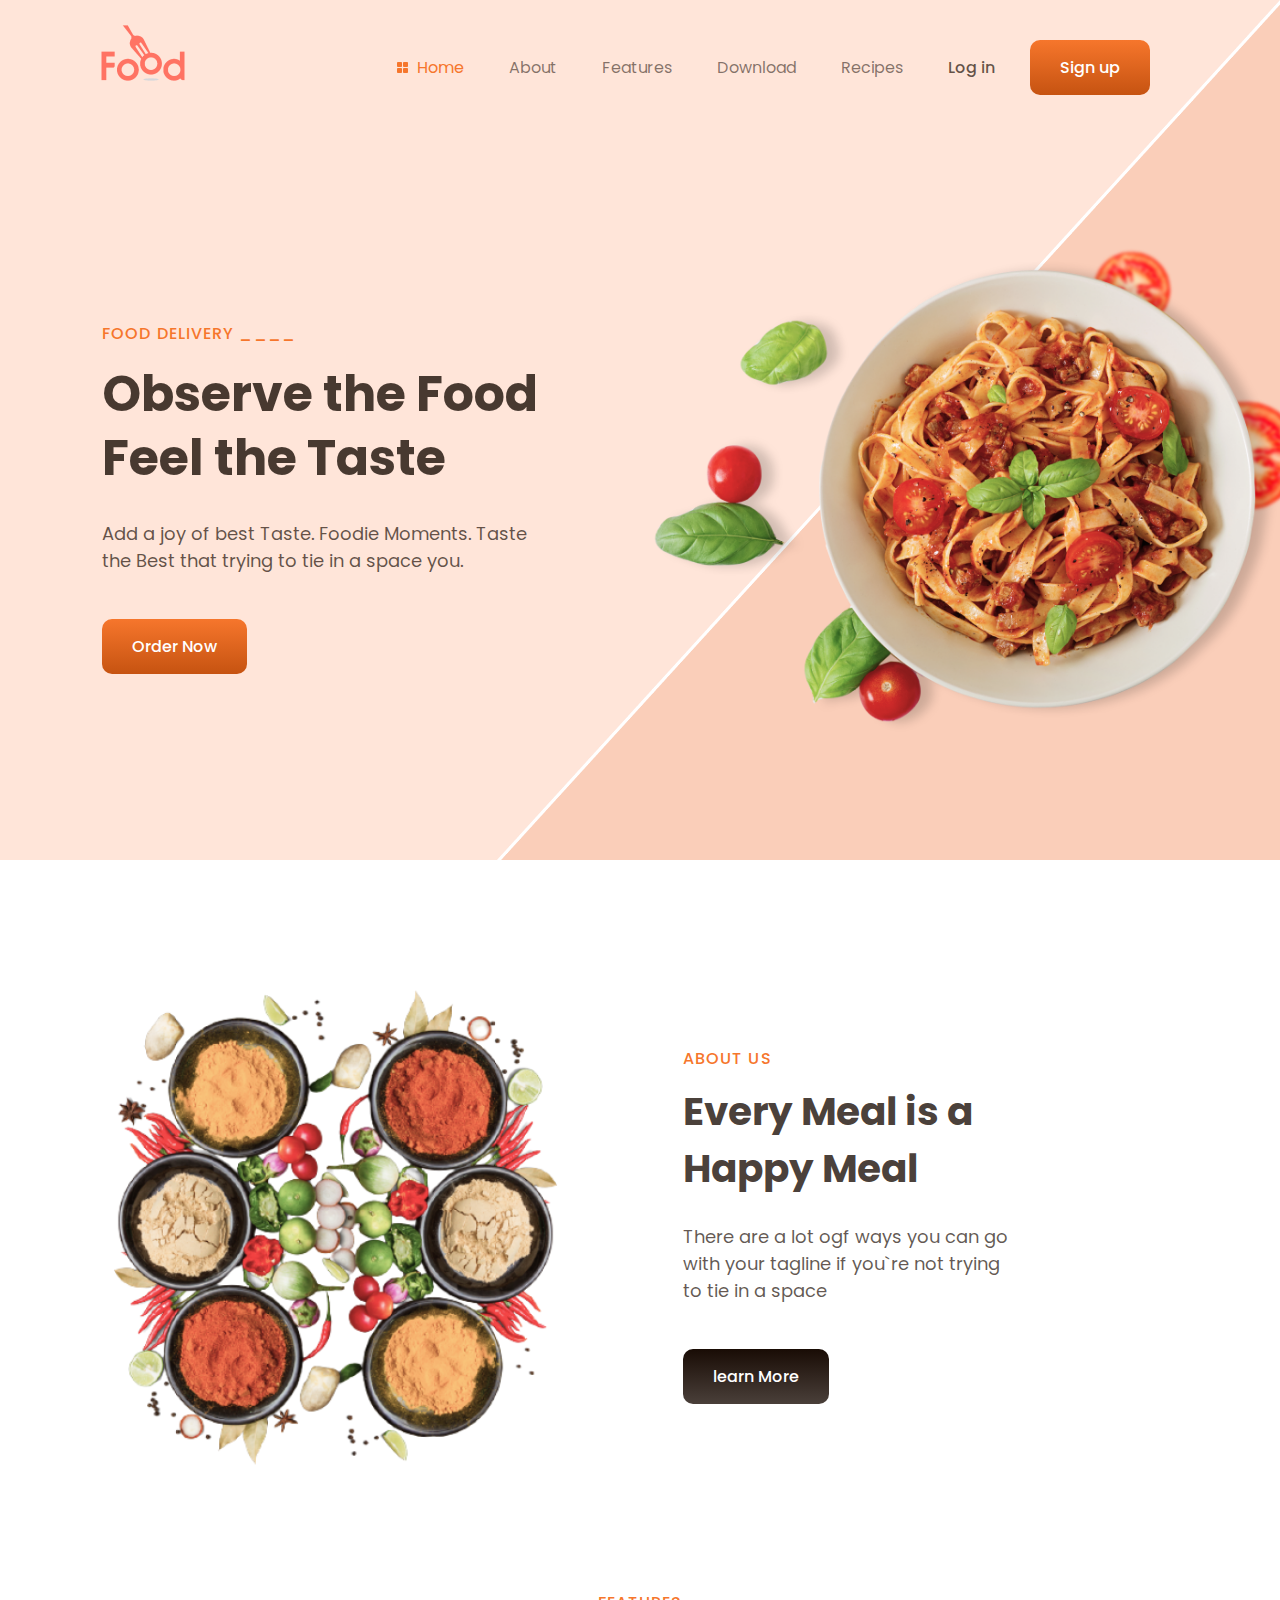
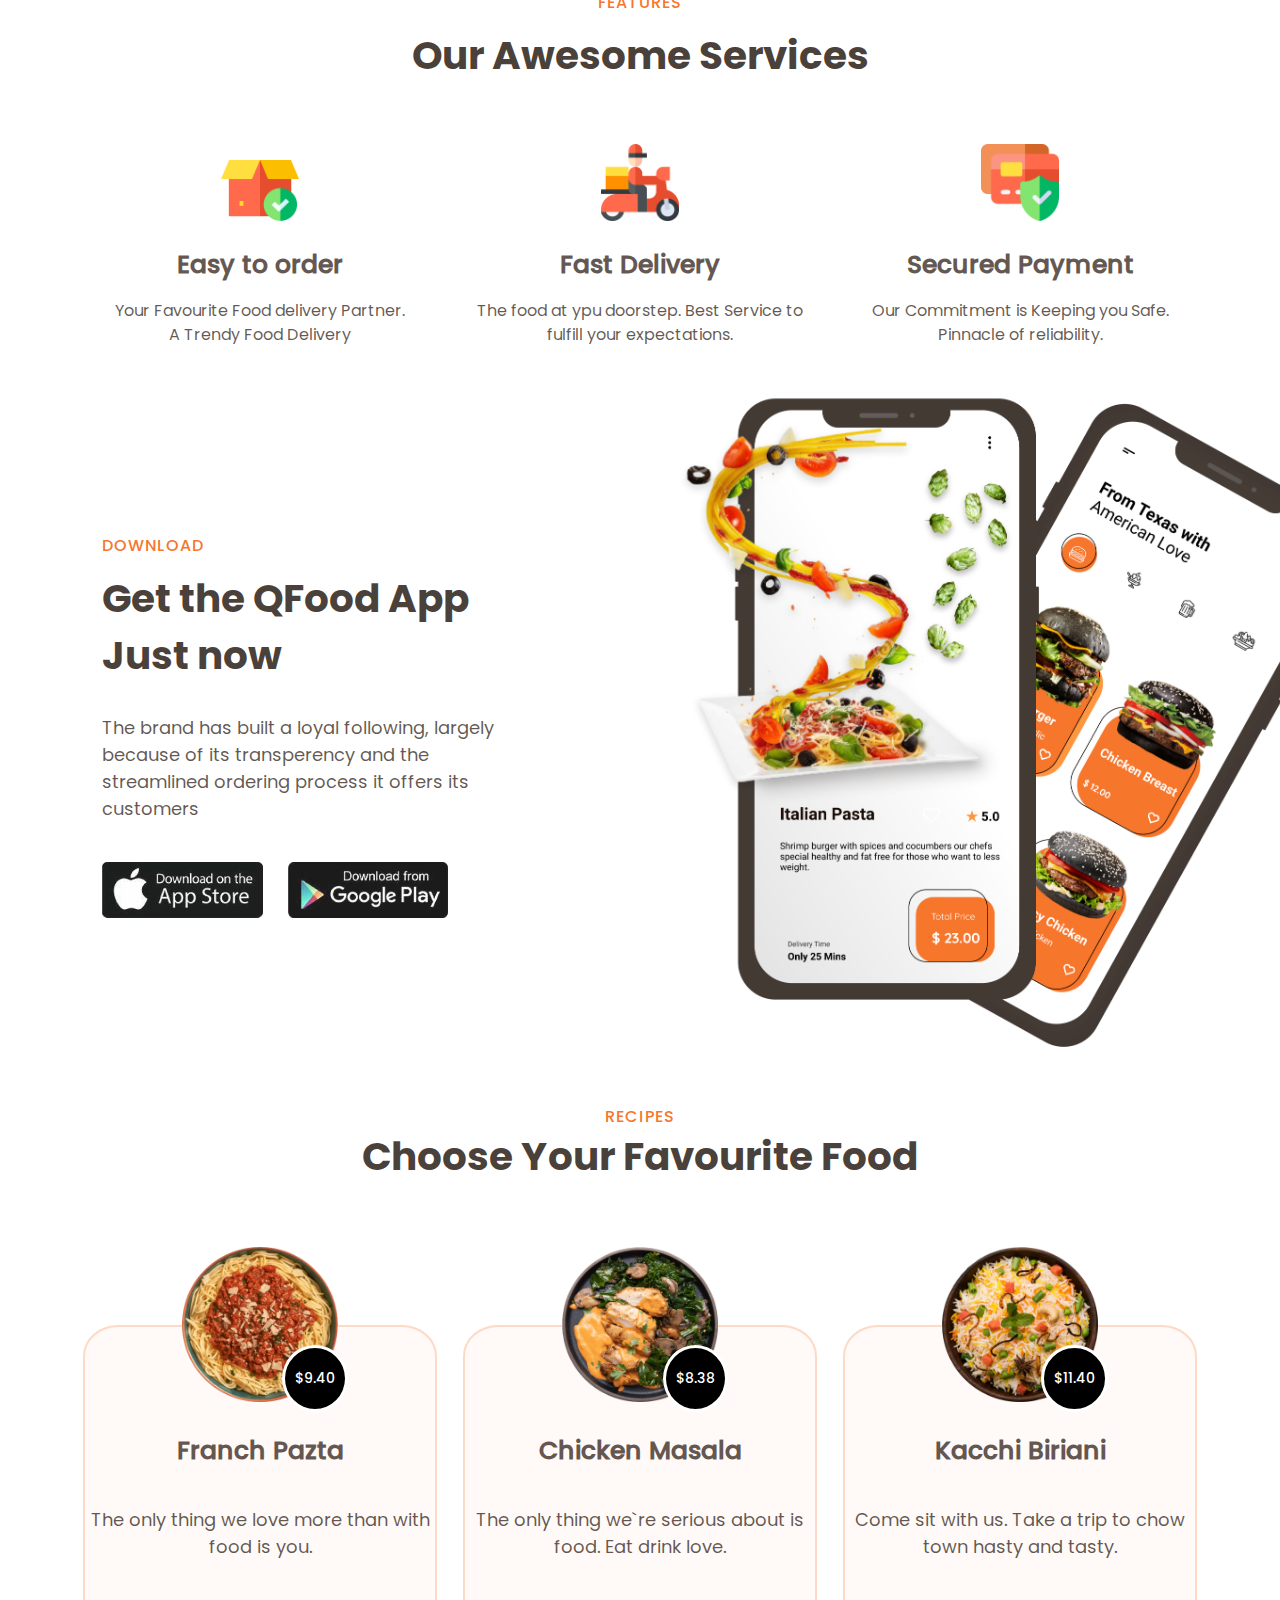
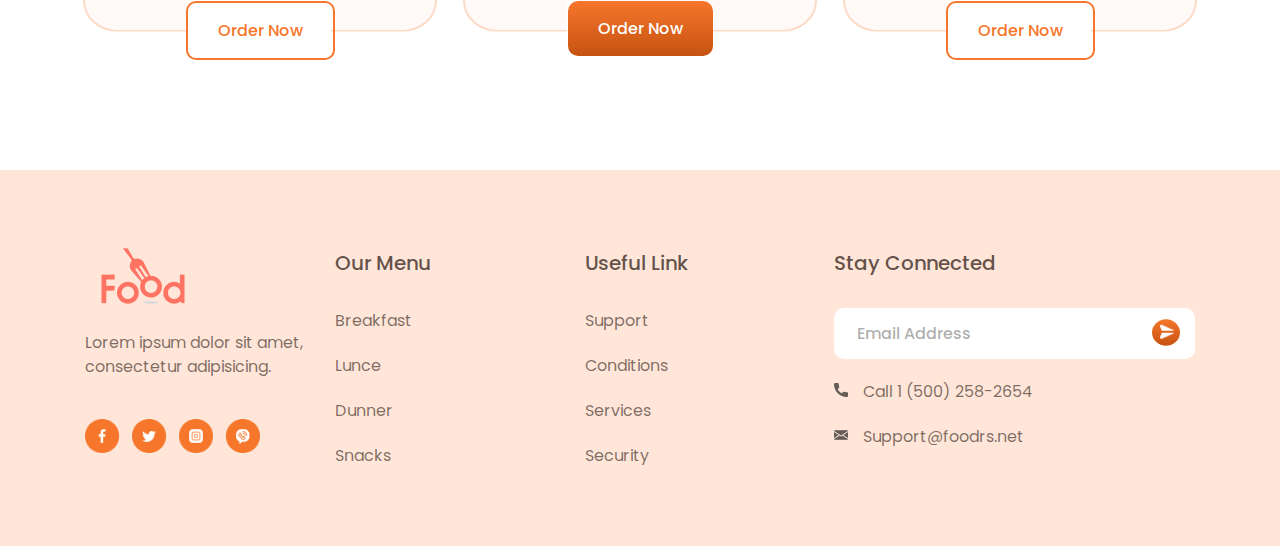
<file: index.html>
<!DOCTYPE html>
<html lang="en">
<head>
    <meta charset="UTF-8">
    <meta name="viewport" content="width=device-width, initial-scale=1.0">
    <link rel="stylesheet" type="text/css" href="style.css">
    <title>Food</title>
</head>
<body>
    <div class="wrapper">
        <header>
            <section class="hat_container">
                <div class="logo">
                    <img src="jpg/logo.png" alt="food">
                </div>
                <nav class="menu-container">
                    <ul class="desktop_menu">
                        <li class="current">
                            <a href="#"><img src="jpg/windows.png" alt="">
                            Home</a></li>
                        <li><a href="#">About</a></li>
                        <li><a href="#">Features</a></li>
                        <li><a href="#">Download</a></li>
                        <li><a href="#">Recipes</a></li>
                    </ul>
                </nav>
                
                <div class="authorisation">
                    <a href="#">Log in</a>
                    <button class="orange_button button" type="button">Sign up</button>
                </div>
                <input type="checkbox" id="toggle-menu" class="toggle-menu">
                <label for="toggle-menu" class="burger-icon">
                  <div class="bar"></div>
                  <div class="bar"></div>
                  <div class="bar"></div>
                </label>
                <!-- <label for="toggle-menu" class="cross"></label> -->
                <nav class="mobile-menu">
                    <ul>

                        <li><a href="page.html">Home</a></li>
                        <li><a href="#">About</a></li>
                        <li><a href="#">Features</a></li>
                        <li><a href="#">Download</a></li>
                        <li><a href="#">Recipes</a></li>
                    </ul>
                </nav>
            </section>
            <section class="food_delivery _container">
                <div class="text_left">
                    <span class="orange_span">FOOD DELIVERY ____</span>
                    <h1>Observe the Food <br> Feel the Taste</h1>
                    <p>Add a joy of best Taste. Foodie Moments. Taste the Best that trying to tie in a space you. </p>
                    <div class="orange_button button">Order Now</div>
                </div>
                <div class="image_right">
                    <img src="jpg/pasta.png" alt="">
                </div>
                
            </section>
        </header>
        <main>
            <section class="about_us _container">
                <div class="image_left">
                    <img src="jpg/spices.png" alt="">
                </div>
                <div class="text_right">
                    <span class="orange_span">ABOUT US</span>
                    <h1>Every Meal is a Happy Meal</h1>
                    <p>There are a lot ogf ways you can go with your tagline if you`re not trying to tie in a space</p>
                    <div class="black_button button">learn More</div>
                </div>
            </section>
            <section class="features _container">
                <div class="text_center">
                    <span class="orange_span">FEATURES</span>
                    <h1>Our Awesome Services</h1>
                </div>
                <div class="services_list">
                    <div>
                        <img src="jpg/box.png" alt="">
                        <h2>Easy to order</h2>
                        <p>Your Favourite Food delivery Partner. <br> A Trendy Food Delivery</p>
                    </div>
                    <div>
                        <img src="jpg/moto.png" alt="">
                        <h2>Fast Delivery</h2>
                        <p>The food at ypu doorstep. Best Service to fulfill your expectations.</p>
                    </div>
                    <div>
                        <img src="jpg/paycard.png" alt="">
                        <h2>Secured Payment</h2>
                        <p>Our Commitment is Keeping you Safe. Pinnacle of reliability.</p>
                    </div>
                </div>
            </section>
            <section class="download _container">
                <div class="text_left">
                    <span class="orange_span">DOWNLOAD</span>
                    <h1>Get the QFood App Just now</h1>
                    <p>The brand has built a loyal following, largely because of its transperency and the streamlined ordering process it offers its customers</p>
                    <div class="download_panel">
                        <img src="jpg/applestore.png" alt="">
                        <img src="jpg/googleplay.png" alt="">
                    </div>
                </div>
                <div class="image_right">
                    <img src="jpg/mobile.png" alt="">
                </div>
            </section>
            <section class="recipes _container">
                <div class="text_center">
                    <span class="orange_span">RECIPES</span>
                    <h1>Choose Your Favourite Food</h1>
                </div>
                <div class="meals_list">
                    <div class="meals_item">
                        <div class="polygon"></div>
                        <div class="img_container">
                            <img src="jpg/bolognese.png" alt="">
                            <div class="price">$9.40</div>
                        </div>
                        <div>
                            <h2>Franch Pazta</h2>
                            <p>The only thing we love more than with food is you.</p>
                        </div>
                        <div class="white_button button">Order Now</div>
                    </div>
                    <div class="meals_item">
                        <div class="polygon"></div>
                        <div class="img_container">
                            <img src="jpg/fileochicken.png" alt="">
                            <div class="price">$8.38</div>
                        </div>
                        <div>
                            <h2>Chicken Masala</h2>
                            <p>The only thing we`re serious about is food. Eat drink love.</p>
                        </div>
                        <div class="orange_button button">Order Now</div>
                    </div>
                    <div class="meals_item">
                        <div class="polygon"></div>
                        <div class="img_container">
                            <img src="jpg/rice.png" alt="">
                            <div class="price">$11.40</div>
                        </div>
                        <div>
                            <h2>Kacchi Biriani</h2>
                            <p>Come sit with us. Take a trip to chow town hasty and tasty.</p>
                        </div>
                        <div class="white_button button">Order Now</div>
                    </div>
                </div>
            </section>
        </main>
        <footer>
            <div class="footer_container">
                <div class="logo">
                    <img src="jpg/logo.png" alt="">
                    <p>Lorem ipsum dolor sit amet, consectetur adipisicing.</p>
                    <img src="jpg/socnet.png" alt="">
                </div>
                <div class="menu">
                    <a>Our Menu</a>
                    <span href="#">Breakfast</span>
                    <span href="#">Lunce</span>
                    <span href="#">Dunner</span>
                    <span href="#">Snacks</span>
                </div>
                <div class="links">
                    <a>Useful Link</a>
                    <span href="#">Support</span>
                    <span href="#">Conditions</span>
                    <span href="#">Services</span>
                    <span href="#">Security</span>
                </div>
                <div class="email">
                    <a>Stay Connected</a>
                    <span class="form">
                        <form action="#">
                            <input type="email" name="Email Address" value="Email Address" id="">
                            <button class="orange_button">
                                <img src="jpg/button.png" alt="">
                            </button>
                        </form>
                    </span>
                    <span>
                        <img src="jpg/phone.png" alt="">
                        Call 1 (500) 258-2654
                    </span>
                    <span>
                        <img src="jpg/message.png" alt="">
                        Support@foodrs.net
                    </span>
                </div>
            </div>
        </footer>
    </div>
</body>
</html>
</file>
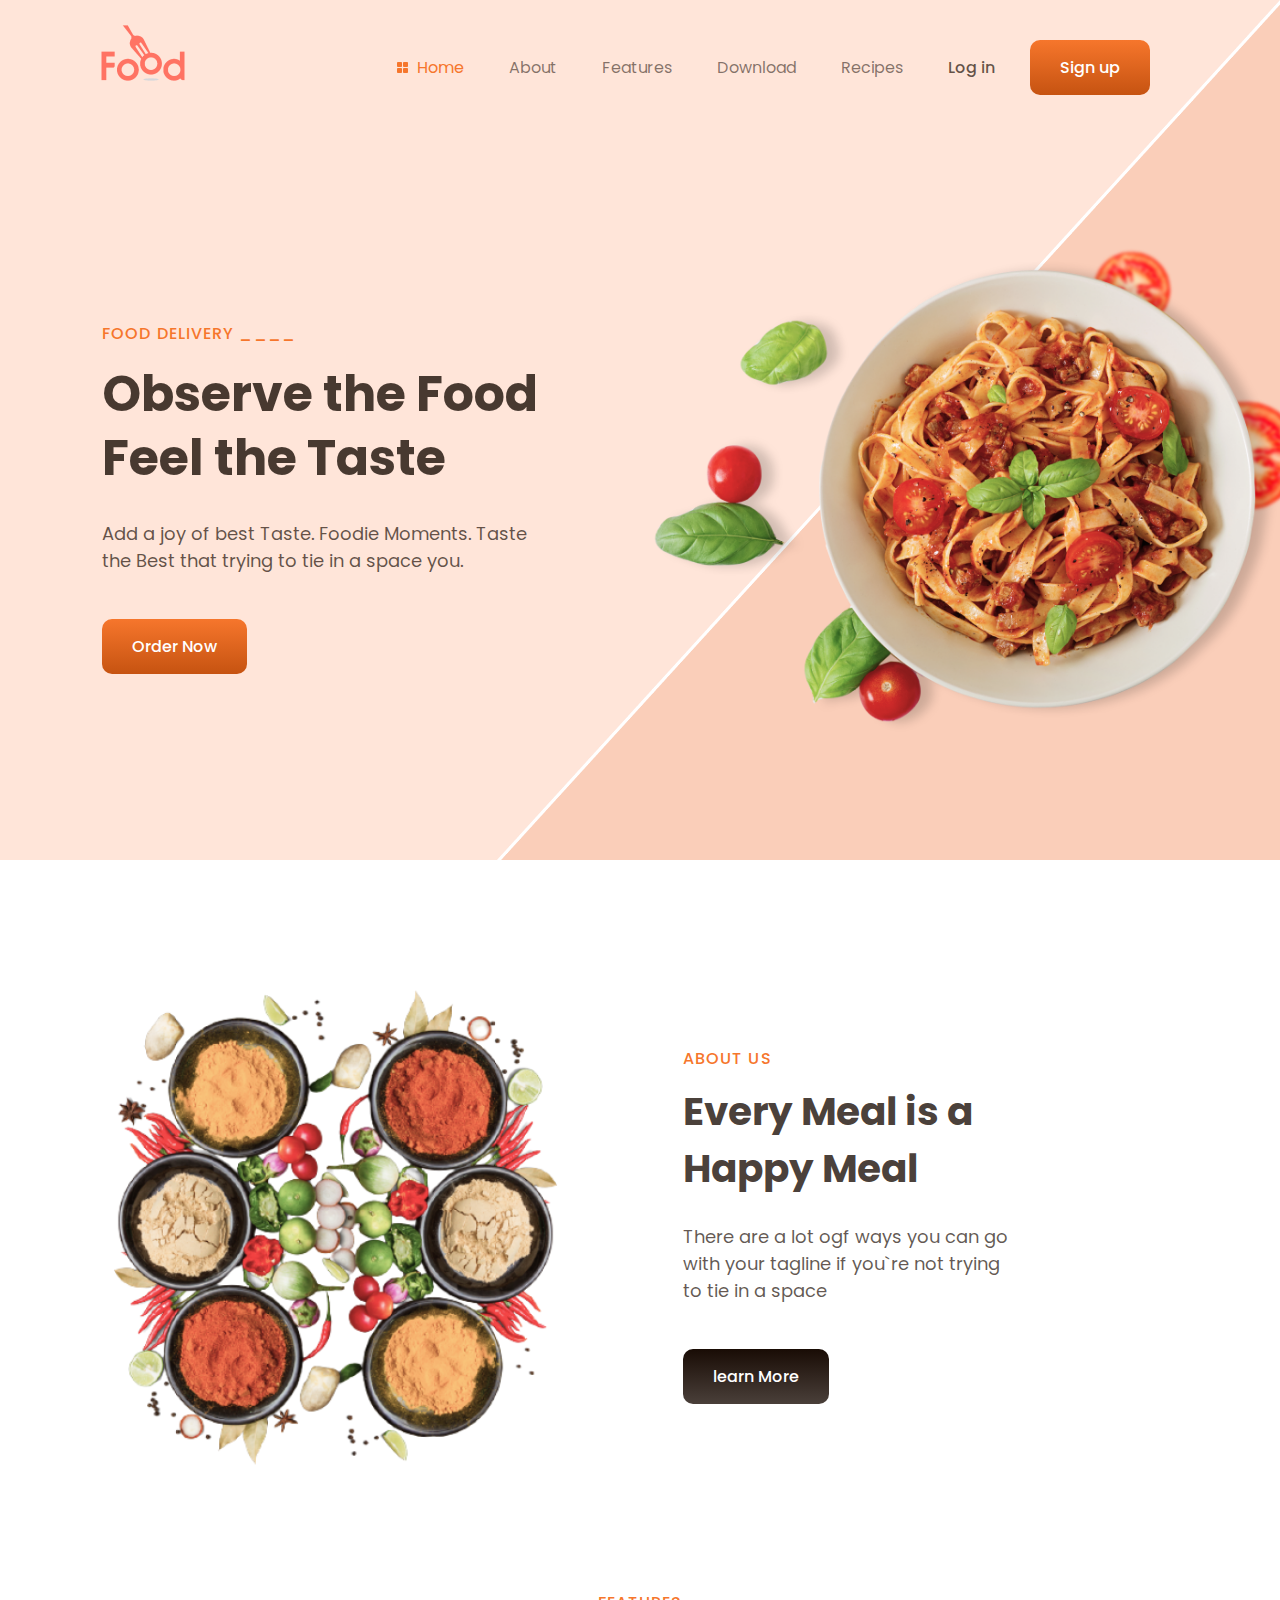
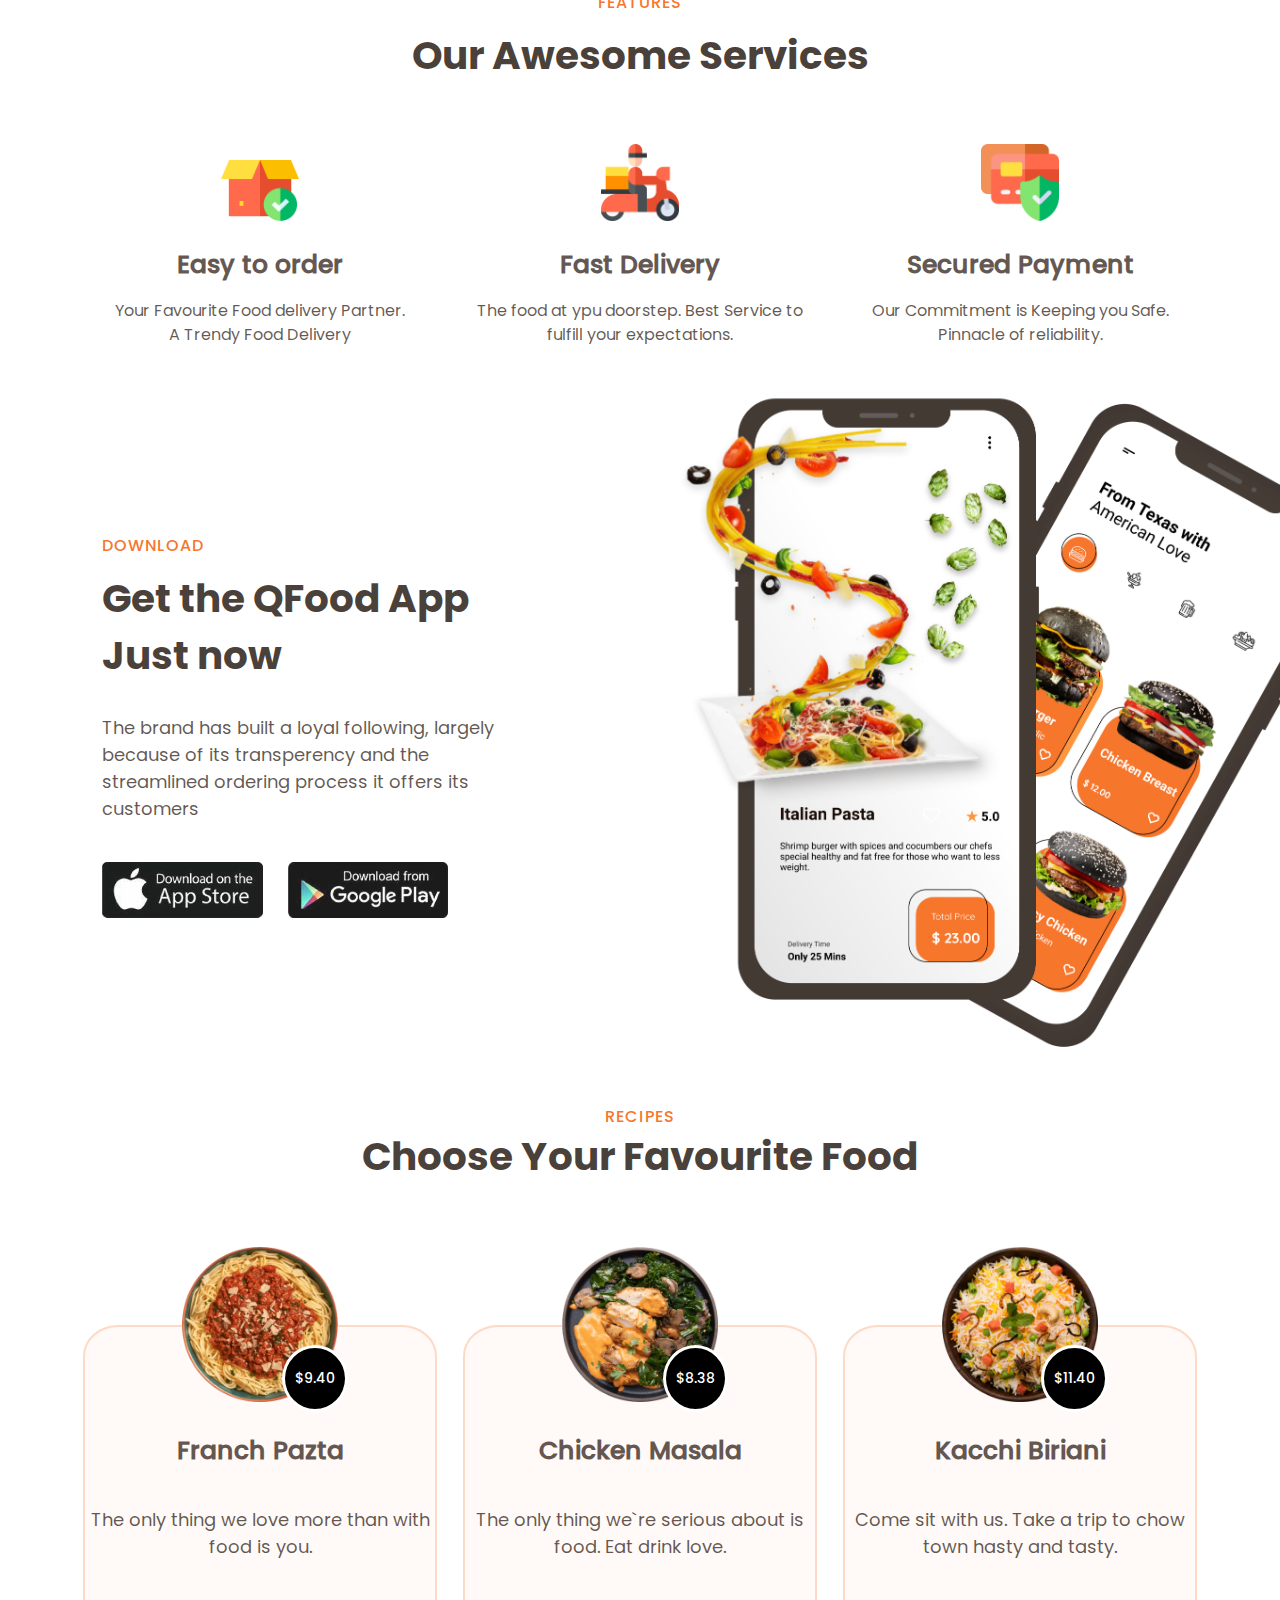
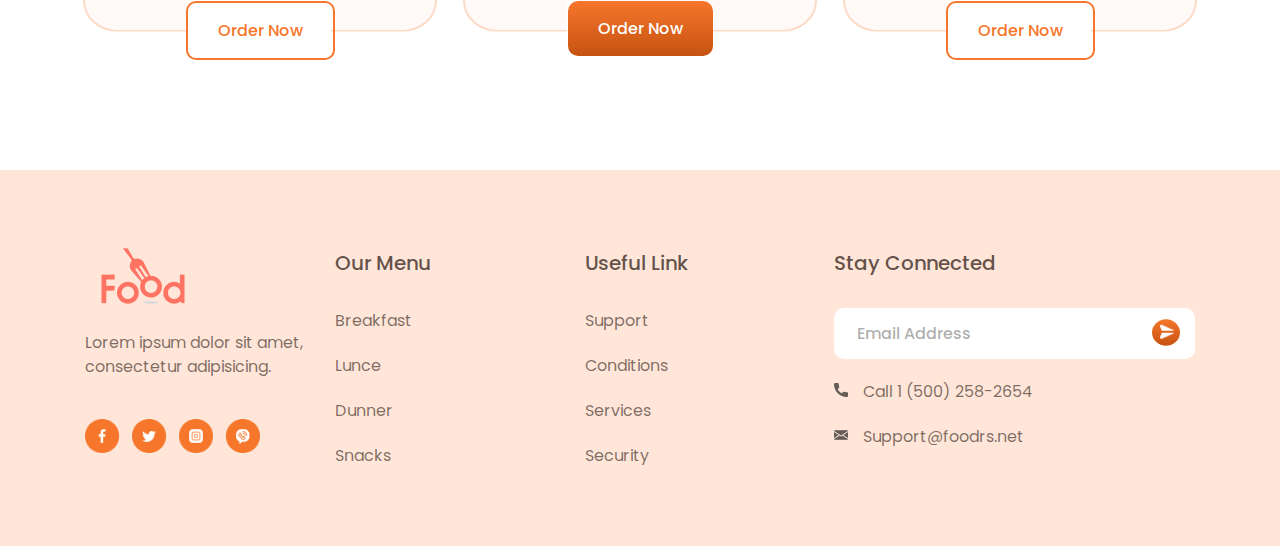
<file: page.html>
<!DOCTYPE html>
<html lang="en">
<head>
    <meta charset="UTF-8">
    <meta name="viewport" content="width=device-width, initial-scale=1.0">
    <link rel="stylesheet" type="text/css" href="style.css">
    <title>Food</title>
</head>
<body>
    <div class="wrapper">
        <header>
            <section class="hat_container">
                <div class="logo">
                    <img src="jpg/logo.png" alt="food">
                </div>
                <nav class="menu-container">
                    <ul class="desktop_menu">
                        <li class="current">
                            <a href="#"><img src="jpg/windows.png" alt="">
                            Home</a></li>
                        <li><a href="#">About</a></li>
                        <li><a href="#">Features</a></li>
                        <li><a href="#">Download</a></li>
                        <li><a href="#">Recipes</a></li>
                    </ul>
                </nav>
                
                <div class="authorisation">
                    <a href="#">Log in</a>
                    <button class="orange_button button" type="button">Sign up</button>
                </div>
                <input type="checkbox" id="toggle-menu" class="toggle-menu">
                <label for="toggle-menu" class="burger-icon">
                  <div class="bar"></div>
                  <div class="bar"></div>
                  <div class="bar"></div>
                </label>
                <!-- <label for="toggle-menu" class="cross"></label> -->
                <nav class="mobile-menu">
                    <ul>

                        <li><a href="page.html">Home</a></li>
                        <li><a href="#">About</a></li>
                        <li><a href="#">Features</a></li>
                        <li><a href="#">Download</a></li>
                        <li><a href="#">Recipes</a></li>
                    </ul>
                </nav>
            </section>
            <section class="food_delivery _container">
                <div class="text_left">
                    <span class="orange_span">FOOD DELIVERY ____</span>
                    <h1>Observe the Food <br> Feel the Taste</h1>
                    <p>Add a joy of best Taste. Foodie Moments. Taste the Best that trying to tie in a space you. </p>
                    <div class="orange_button button">Order Now</div>
                </div>
                <div class="image_right">
                    <img src="jpg/pasta.png" alt="">
                </div>
                
            </section>
        </header>
        <main>
            <section class="about_us _container">
                <div class="image_left">
                    <img src="jpg/spices.png" alt="">
                </div>
                <div class="text_right">
                    <span class="orange_span">ABOUT US</span>
                    <h1>Every Meal is a Happy Meal</h1>
                    <p>There are a lot ogf ways you can go with your tagline if you`re not trying to tie in a space</p>
                    <div class="black_button button">learn More</div>
                </div>
            </section>
            <section class="features _container">
                <div class="text_center">
                    <span class="orange_span">FEATURES</span>
                    <h1>Our Awesome Services</h1>
                </div>
                <div class="services_list">
                    <div>
                        <img src="jpg/box.png" alt="">
                        <h2>Easy to order</h2>
                        <p>Your Favourite Food delivery Partner. <br> A Trendy Food Delivery</p>
                    </div>
                    <div>
                        <img src="jpg/moto.png" alt="">
                        <h2>Fast Delivery</h2>
                        <p>The food at ypu doorstep. Best Service to fulfill your expectations.</p>
                    </div>
                    <div>
                        <img src="jpg/paycard.png" alt="">
                        <h2>Secured Payment</h2>
                        <p>Our Commitment is Keeping you Safe. Pinnacle of reliability.</p>
                    </div>
                </div>
            </section>
            <section class="download _container">
                <div class="text_left">
                    <span class="orange_span">DOWNLOAD</span>
                    <h1>Get the QFood App Just now</h1>
                    <p>The brand has built a loyal following, largely because of its transperency and the streamlined ordering process it offers its customers</p>
                    <div class="download_panel">
                        <img src="jpg/applestore.png" alt="">
                        <img src="jpg/googleplay.png" alt="">
                    </div>
                </div>
                <div class="image_right">
                    <img src="jpg/mobile.png" alt="">
                </div>
            </section>
            <section class="recipes _container">
                <div class="text_center">
                    <span class="orange_span">RECIPES</span>
                    <h1>Choose Your Favourite Food</h1>
                </div>
                <div class="meals_list">
                    <div class="meals_item">
                        <div class="polygon"></div>
                        <div class="img_container">
                            <img src="jpg/bolognese.png" alt="">
                            <div class="price">$9.40</div>
                        </div>
                        <div>
                            <h2>Franch Pazta</h2>
                            <p>The only thing we love more than with food is you.</p>
                        </div>
                        <div class="white_button button">Order Now</div>
                    </div>
                    <div class="meals_item">
                        <div class="polygon"></div>
                        <div class="img_container">
                            <img src="jpg/fileochicken.png" alt="">
                            <div class="price">$8.38</div>
                        </div>
                        <div>
                            <h2>Chicken Masala</h2>
                            <p>The only thing we`re serious about is food. Eat drink love.</p>
                        </div>
                        <div class="orange_button button">Order Now</div>
                    </div>
                    <div class="meals_item">
                        <div class="polygon"></div>
                        <div class="img_container">
                            <img src="jpg/rice.png" alt="">
                            <div class="price">$11.40</div>
                        </div>
                        <div>
                            <h2>Kacchi Biriani</h2>
                            <p>Come sit with us. Take a trip to chow town hasty and tasty.</p>
                        </div>
                        <div class="white_button button">Order Now</div>
                    </div>
                </div>
            </section>
        </main>
        <footer>
            <div class="footer_container">
                <div class="logo">
                    <img src="jpg/logo.png" alt="">
                    <p>Lorem ipsum dolor sit amet, consectetur adipisicing.</p>
                    <img src="jpg/socnet.png" alt="">
                </div>
                <div class="menu">
                    <a>Our Menu</a>
                    <span href="#">Breakfast</span>
                    <span href="#">Lunce</span>
                    <span href="#">Dunner</span>
                    <span href="#">Snacks</span>
                </div>
                <div class="links">
                    <a>Useful Link</a>
                    <span href="#">Support</span>
                    <span href="#">Conditions</span>
                    <span href="#">Services</span>
                    <span href="#">Security</span>
                </div>
                <div class="email">
                    <a>Stay Connected</a>
                    <span class="form">
                        <form action="#">
                            <input type="email" name="Email Address" value="Email Address" id="">
                            <button class="orange_button">
                                <img src="jpg/button.png" alt="">
                            </button>
                        </form>
                    </span>
                    <span>
                        <img src="jpg/phone.png" alt="">
                        Call 1 (500) 258-2654
                    </span>
                    <span>
                        <img src="jpg/message.png" alt="">
                        Support@foodrs.net
                    </span>
                </div>
            </div>
        </footer>
    </div>
</body>
</html>
</file>
<file: style.css>
@import url(adapt.css);
@import url(header.css);
@import url(main.css);
@import url(footer.css);
@import url(burger_menu.css);

@font-face {
    font-family: 'Poppins-regular'; 
    src: url('font/Poppins-Regular.ttf') format('truetype');
    font-weight: 300;
}
@font-face {
    font-family: 'Poppins-medium'; 
    src: url('font/Poppins-Medium.ttf') format('truetype');
    font-weight: 500;
}
@font-face {
    font-family: 'Poppins-bold'; 
    src: url('font/Poppins-Bold.ttf') format('truetype');
    font-weight: 800;
}
body{
    margin: 0;
    display: flex;
}
body *{
    font-size: 16px;
    font-family: 'Poppins-medium';
    color: #29180fb8;
}

body .wrapper{
    min-width: 100%;
    display: flex;
    flex-direction: column;
    overflow: clip;
}
[class*="_container"]{
    max-width: 1110px;
    margin: 0 auto;
    padding: 0 15px;
}
h1{
    color: #190c05cb;
    font-family: 'Poppins-bold';
    margin: 0;
}
p{
    margin: 0;
    font-family: 'Poppins-regular';
    font-size: 18px;
    line-height: 150%;
    padding-right: 70px;
}
.button{
    border: 0;
    max-width: 121px;
    border-radius: 10px;
    padding: 15px 30px;
    transition: opacity 0.2s ease-in-out;
}
.orange_button{
    background: linear-gradient(to bottom,#F6762C, #C65311);
    color: white;
    
}
.orange_button:hover{
    opacity: calc(0.7);
    cursor: pointer;
}
.orange_span{
    letter-spacing: 1.105px;
    color:#F6762C;
}
.text_left, .text_right{
    display: flex;
    flex-direction: column;
    padding: 186px 17px;
    align-items: flex-start;
}
.text_left .button, .text_right .button{
    margin-top: 45px;
}
.image_right, .image_left{
    display: flex;
    align-self: center;
}

.text_center{
    display: flex;
    flex-direction: column;
    align-items: center;
}
</file>
